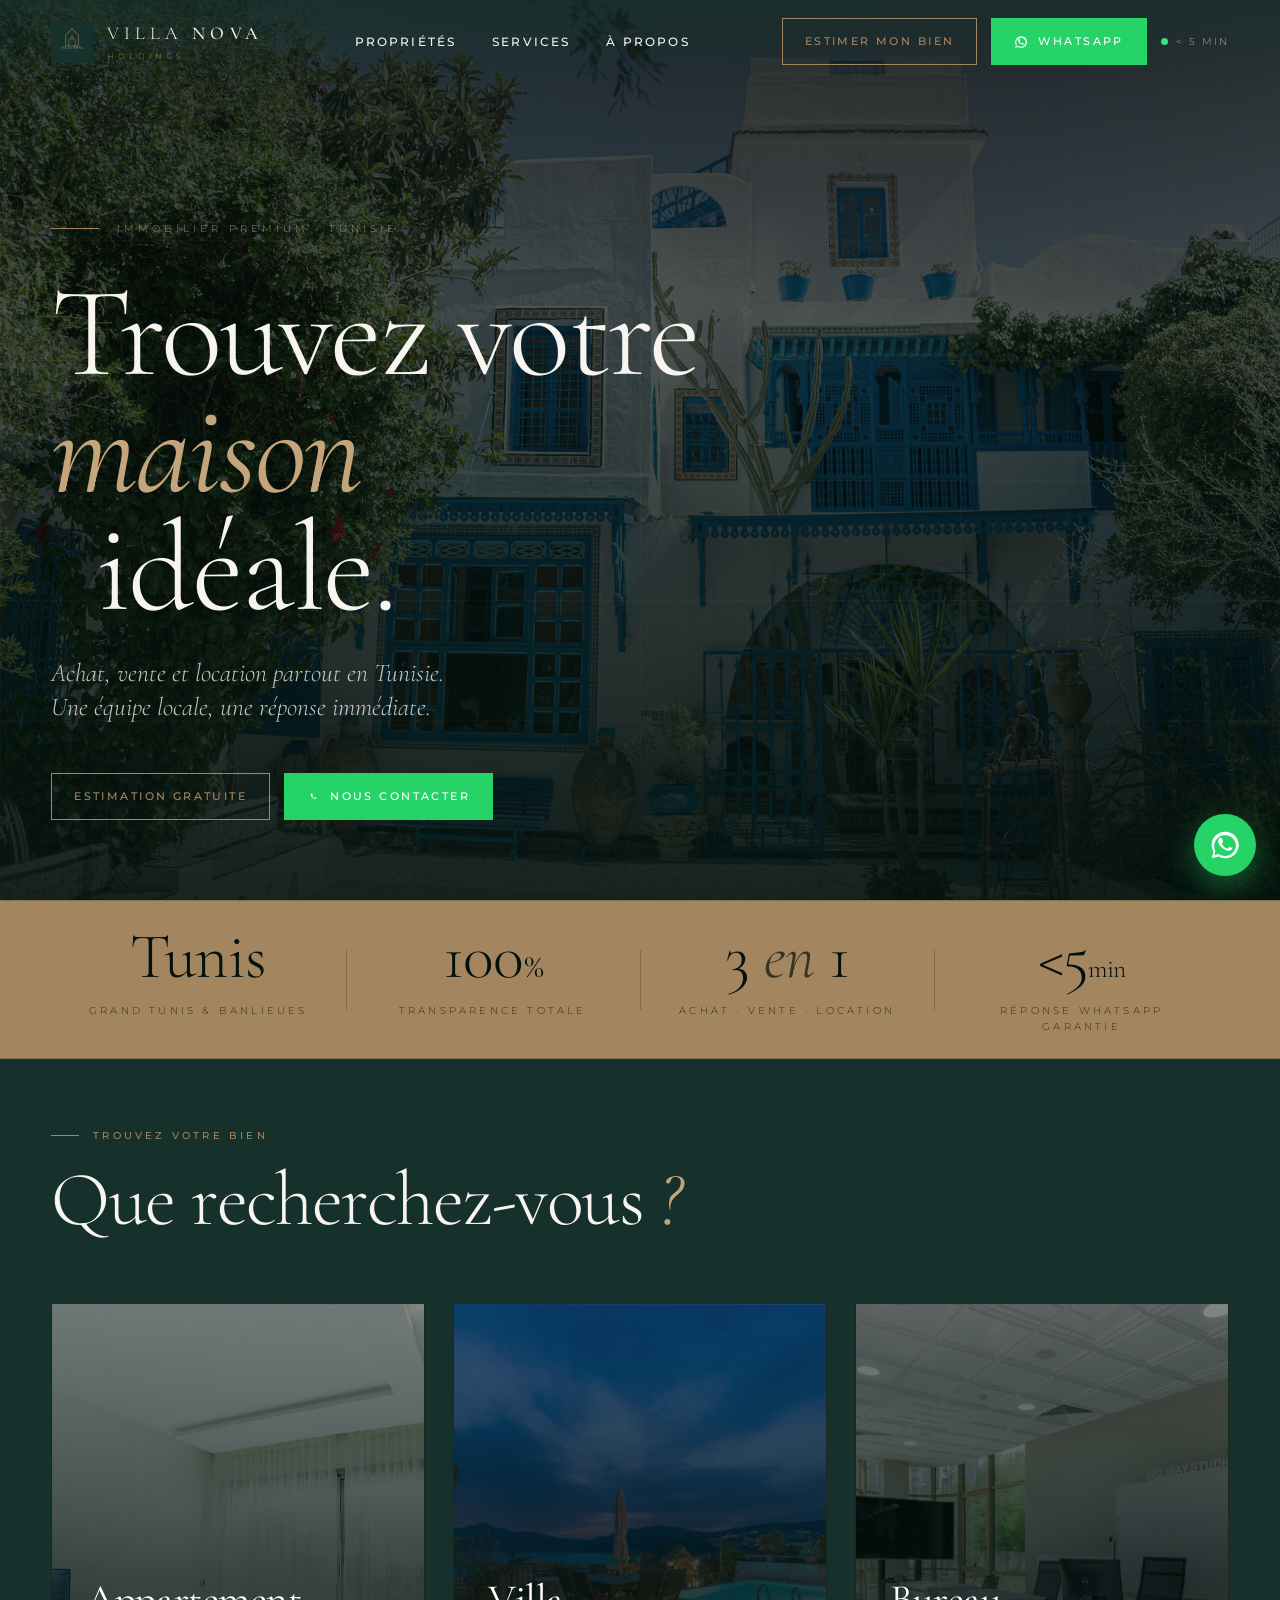
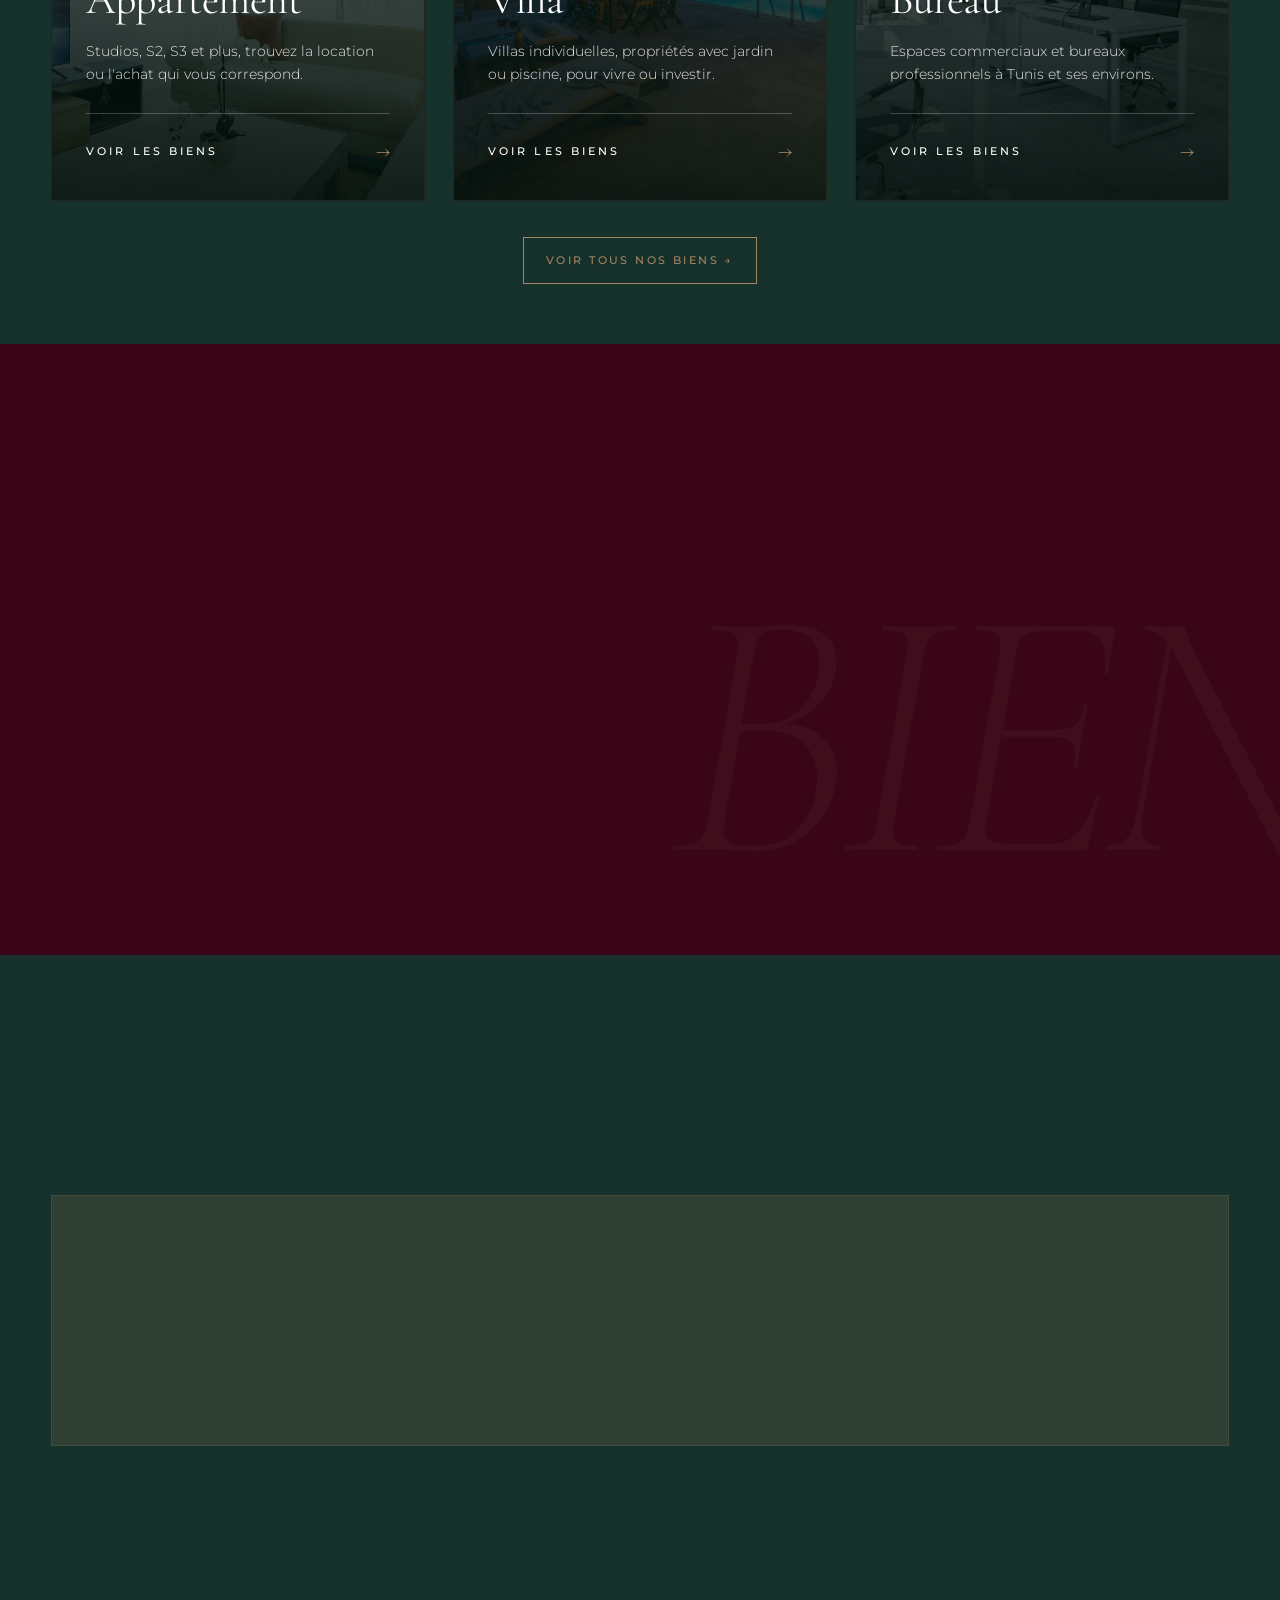
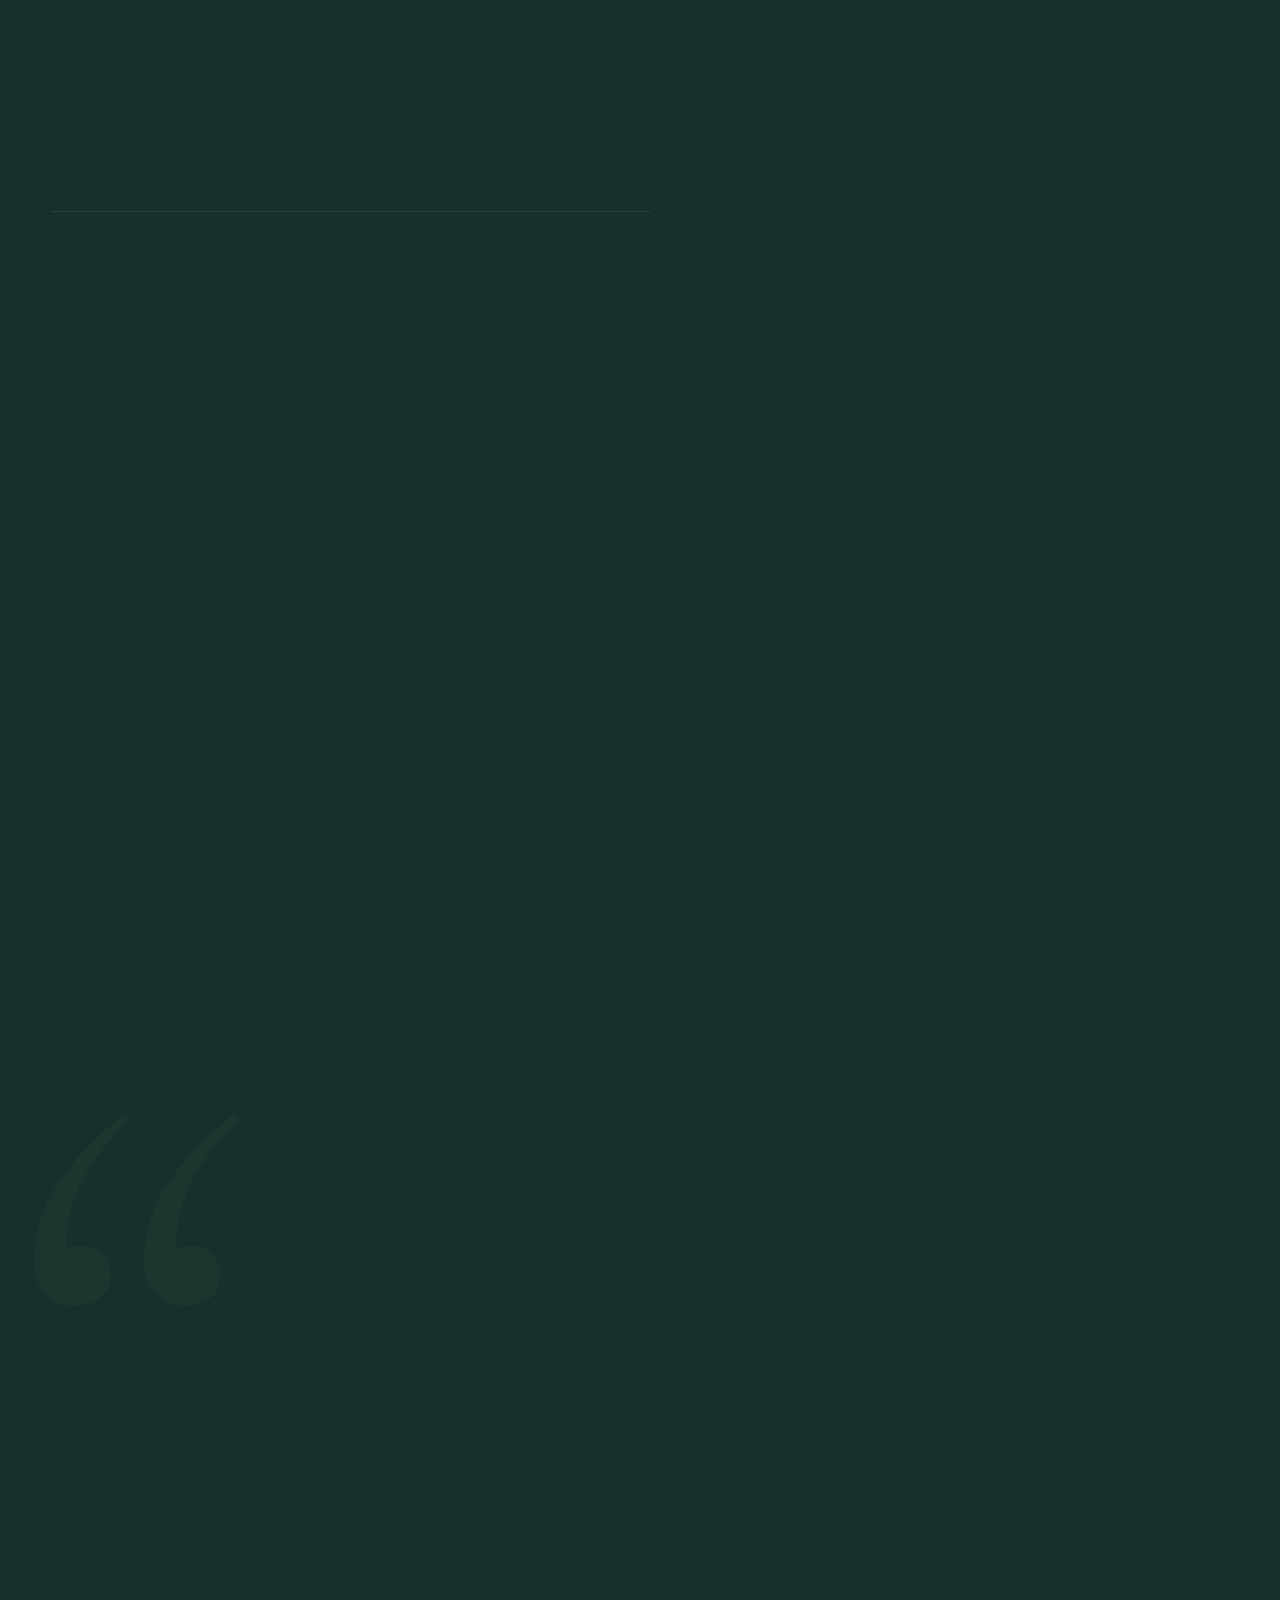
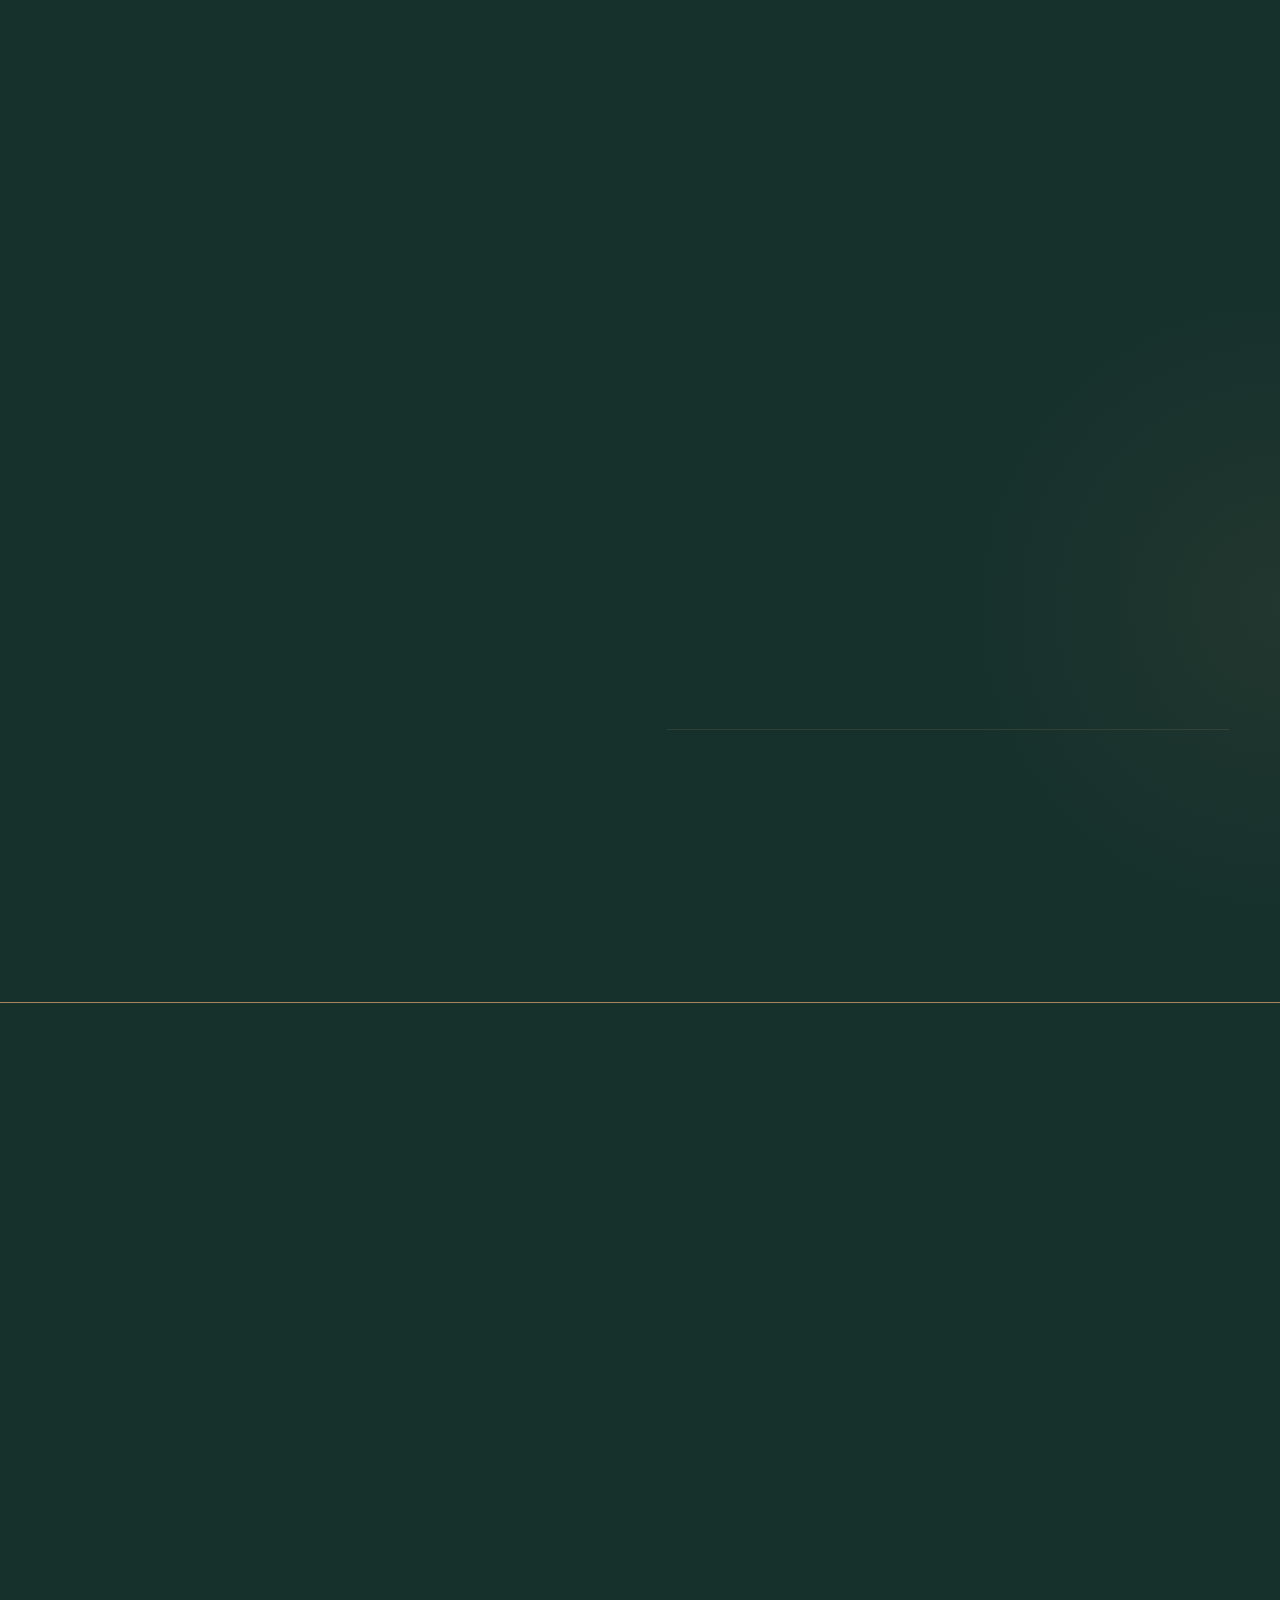
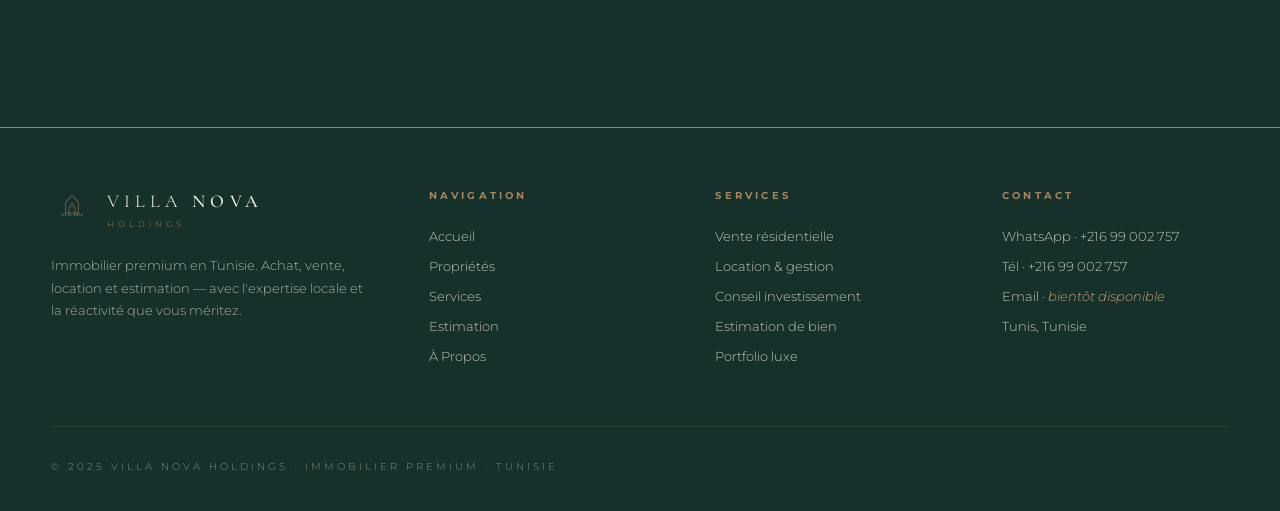
<file: index.html>
<!doctype html>
<html lang="fr">
<head>
<meta charset="utf-8" />
<meta name="viewport" content="width=device-width,initial-scale=1" />
<title>Villa Nova Holdings — Immobilier Premium en Tunisie</title>
<link rel="preconnect" href="https://fonts.googleapis.com" />
<link rel="preconnect" href="https://fonts.gstatic.com" crossorigin />
<link href="https://fonts.googleapis.com/css2?family=Cormorant+Garamond:ital,wght@0,300;0,400;0,500;0,600;1,300;1,400;1,500&family=Montserrat:wght@300;400;500;600&display=swap" rel="stylesheet" />

<style>
/* ─────────────────────────────────────────────────────────
   VILLA NOVA HOLDINGS · Dark editorial · Tunis 2025
   ───────────────────────────────────────────────────────── */

:root{
  --ink:#03110D;
  --forest:#16302B;
  --bordeaux:#390517;
  --gold:#A38560;
  --gold-light:#C4A47A;
  --cream:#F8F5F0;
  --hairline:rgba(163,133,96,.18);
  --hairline-strong:rgba(163,133,96,.34);
  --shadow:0 40px 80px -40px rgba(0,0,0,.7);
  --disp:"Cormorant Garamond", "Times New Roman", serif;
  --ui:"Montserrat","Helvetica Neue",Arial,sans-serif;
  --max:1440px;
  --gutter:clamp(20px,4vw,72px);
}

*{box-sizing:border-box;margin:0;padding:0}
html{scroll-behavior:smooth}
body{
  background:var(--forest);
  color:var(--cream);
  font-family:var(--ui);
  font-weight:300;
  font-size:16px;
  line-height:1.55;
  -webkit-font-smoothing:antialiased;
  overflow-x:hidden;
}

/* subtle film grain overlay */
body::before{
  content:"";
  position:fixed;inset:0;
  pointer-events:none;
  z-index:100;
  opacity:.05;
  mix-blend-mode:overlay;
  background-image:url("data:image/svg+xml;utf8,<svg xmlns='http://www.w3.org/2000/svg' width='200' height='200'><filter id='n'><feTurbulence type='fractalNoise' baseFrequency='.9' numOctaves='2' stitchTiles='stitch'/></filter><rect width='100%25' height='100%25' filter='url(%23n)' opacity='.9'/></svg>");
}

a{color:inherit;text-decoration:none}
img{display:block;max-width:100%}
button{font:inherit;color:inherit;background:none;border:0;cursor:pointer}

/* ── typography helpers ───────────────────────────────── */
.disp{font-family:var(--disp);font-weight:300;letter-spacing:-.01em;line-height:.95}
.italic-gold{font-style:italic;font-weight:400;color:var(--gold-light)}
.eyebrow{
  font-family:var(--ui);
  font-size:10px;
  font-weight:500;
  letter-spacing:.32em;
  text-transform:uppercase;
  color:var(--gold);
  display:inline-flex;align-items:center;gap:14px;
}
.eyebrow::before{
  content:"";width:28px;height:1px;background:var(--gold);
}
.eyebrow.no-rule::before{display:none}
.section-label{
  font-family:var(--ui);font-size:9px;letter-spacing:.5em;text-transform:uppercase;color:var(--gold)
}

/* ── containers ───────────────────────────────────────── */
.wrap{max-width:var(--max);margin:0 auto;padding:0 var(--gutter)}
section{position:relative;padding:60px 0}

/* ── reveal on scroll ─────────────────────────────────── */
.r{opacity:0;transform:translateY(32px);transition:opacity .9s ease-out, transform .9s cubic-bezier(.2,.7,.2,1)}
.r.in{opacity:1;transform:none}
.r.d1{transition-delay:.12s}.r.d2{transition-delay:.24s}.r.d3{transition-delay:.36s}.r.d4{transition-delay:.48s}.r.d5{transition-delay:.60s}.r.d6{transition-delay:.72s}

/* ──────────────────────────────────────────────────────
   NAVIGATION
   ────────────────────────────────────────────────────── */
.nav{
  position:fixed;top:0;left:0;right:0;z-index:80;
  padding:18px var(--gutter);
  display:flex;align-items:center;gap:24px;
  background:linear-gradient(to bottom, rgba(22,48,43,.65), rgba(22,48,43,0));
  transition:background .35s ease, border-color .35s ease, padding .35s ease;
  border-bottom:1px solid transparent;
}
.nav.scrolled{
  background:rgba(22,48,43,.96);
  backdrop-filter:blur(14px);
  -webkit-backdrop-filter:blur(14px);
  border-bottom-color:var(--hairline);
  padding-top:12px;padding-bottom:12px;
}
.brand{display:flex;align-items:center;gap:14px;min-width:0}
.brand img{width:42px;height:42px;object-fit:contain;background:transparent;border:none;box-shadow:none}
.brand .name{font-family:var(--disp);font-size:18px;letter-spacing:.28em;color:var(--cream)}
.brand .name b{font-weight:500}
.brand .sub{display:block;font-family:var(--ui);font-size:8px;letter-spacing:.5em;color:var(--gold);margin-top:2px}

.nav-links{display:flex;gap:36px;margin:0 auto;list-style:none}
.nav-links a{
  position:relative;font-size:12px;letter-spacing:.18em;text-transform:uppercase;
  font-weight:500;color:var(--cream);padding:6px 0;
}
.nav-links a::after{
  content:"";position:absolute;left:0;right:100%;bottom:0;height:1px;background:var(--gold);
  transition:right .4s cubic-bezier(.2,.7,.2,1);
}
.nav-links a:hover::after{right:0}

.nav-right{display:flex;align-items:center;gap:14px}
.btn{
  display:inline-flex;align-items:center;gap:10px;
  font-size:11px;letter-spacing:.22em;text-transform:uppercase;font-weight:500;
  padding:14px 22px;border-radius:0;
  transition:transform .35s ease, background .35s ease, color .35s ease, border-color .35s ease;
  white-space:nowrap;
}
.btn-ghost{border:1px solid var(--gold);color:var(--gold)}
.btn-ghost:hover{background:var(--gold);color:var(--ink);transform:translateY(-2px)}
.btn-gold{background:var(--gold);color:var(--ink);border:1px solid var(--gold)}
.btn-gold:hover{background:var(--gold-light);border-color:var(--gold-light);transform:translateY(-2px)}
.btn-outline{border:1px solid var(--hairline-strong);color:var(--cream)}
.btn-outline:hover{border-color:var(--gold);color:var(--gold);transform:translateY(-2px)}
.btn-wa{background:#25D366;color:#fff;border:1px solid #25D366}
.btn-wa:hover{background:#1FB855;border-color:#1FB855;color:#fff;transform:translateY(-2px)}

.live{display:inline-flex;align-items:center;gap:8px;font-size:10px;letter-spacing:.2em;text-transform:uppercase;color:var(--gold-light)}
.dot{width:7px;height:7px;border-radius:50%;background:#3DDC84;box-shadow:0 0 0 0 rgba(61,220,132,.7);animation:pulse 2s infinite}
@keyframes pulse{
  0%{box-shadow:0 0 0 0 rgba(61,220,132,.55)}
  70%{box-shadow:0 0 0 10px rgba(61,220,132,0)}
  100%{box-shadow:0 0 0 0 rgba(61,220,132,0)}
}

.nav-burger{display:none;background:none;border:1px solid var(--hairline-strong);color:var(--cream);width:42px;height:42px;align-items:center;justify-content:center}
.mobile-menu{display:none;position:fixed;inset:0;background:rgba(22,48,43,.98);z-index:79;flex-direction:column;align-items:center;justify-content:center;gap:32px}
.mobile-menu.open{display:flex}
.mobile-menu a{font-size:24px;letter-spacing:.18em;text-transform:uppercase;color:var(--cream);font-family:var(--disp);font-weight:300}
.mobile-menu a:hover{color:var(--gold-light)}

/* ──────────────────────────────────────────────────────
   HERO
   ────────────────────────────────────────────────────── */
.hero{
  min-height:100vh;
  padding:0;
  display:flex;align-items:flex-end;
  position:relative;overflow:hidden;
}
.hero-bg{position:absolute;inset:0;z-index:0}
.hero-bg img{width:100%;height:100%;object-fit:cover;filter:saturate(.85) brightness(.55)}
.hero-bg::after{
  content:"";position:absolute;inset:0;
  background:
    linear-gradient(180deg, rgba(3,17,13,.62) 0%, rgba(3,17,13,.45) 35%, rgba(3,17,13,.85) 100%),
    radial-gradient(120% 60% at 80% 0%, rgba(57,5,23,.35), transparent 60%);
}
.hero-grid{
  position:absolute;inset:0;z-index:1;pointer-events:none;
  background-image:
    linear-gradient(to right, var(--hairline) 1px, transparent 1px),
    linear-gradient(to bottom, var(--hairline) 1px, transparent 1px);
  background-size:calc(100%/12) 100%, 100% 120px;
  opacity:.35;
  mask-image:linear-gradient(to bottom, transparent, black 30%, black 70%, transparent);
}

.hero .wrap{
  position:relative;z-index:2;
  width:100%;
  padding-top:160px;padding-bottom:80px;
}

.hero-meta{
  display:flex;justify-content:space-between;align-items:flex-end;
  border-top:1px solid var(--hairline);padding-top:18px;
  font-size:10px;letter-spacing:.4em;text-transform:uppercase;color:var(--gold);
}
.hero-meta .left{display:flex;gap:36px}
.hero-meta .left span{color:rgba(248,245,240,.55)}
.hero-meta .left span b{color:var(--gold);font-weight:500}

.hero-headline{
  font-family:var(--disp);font-weight:300;
  font-size:clamp(56px, 10vw, 132px);
  line-height:.92;letter-spacing:-.02em;
  max-width:1100px;
  margin:38px 0 28px;
}
.hero-headline em{font-style:italic;font-weight:400;color:var(--gold-light)}
.hero-headline .indent{display:inline-block;padding-left:.35em}

.hero-sub{
  font-family:var(--disp);font-style:italic;font-weight:300;
  font-size:clamp(20px,2vw,26px);
  color:rgba(248,245,240,.78);
  max-width:560px;margin-bottom:48px;line-height:1.35;
}
.hero-ctas{display:flex;gap:14px;flex-wrap:wrap}

.hero-side{
  position:absolute;top:50%;right:var(--gutter);
  transform:translateY(-50%) rotate(90deg);transform-origin:right center;
  font-size:10px;letter-spacing:.5em;text-transform:uppercase;color:var(--gold);
  display:flex;align-items:center;gap:18px;z-index:2;
}
.hero-side::after{content:"";width:80px;height:1px;background:var(--gold);opacity:.6}

.hero-tag-bar{
  display:flex;align-items:center;gap:18px;
  font-size:10px;letter-spacing:.4em;text-transform:uppercase;color:var(--gold);
}
.hero-tag-bar .dotline{flex:none;width:48px;height:1px;background:var(--gold)}

.scroll-cue{
  position:absolute;left:var(--gutter);bottom:36px;z-index:3;
  display:flex;align-items:center;gap:14px;
  font-size:10px;letter-spacing:.4em;text-transform:uppercase;color:rgba(248,245,240,.6)
}
.scroll-cue .line{
  position:relative;width:1px;height:60px;background:var(--hairline-strong);overflow:hidden;
}
.scroll-cue .line::after{
  content:"";position:absolute;left:0;right:0;top:0;height:30%;background:var(--gold);
  animation:scrollLine 2.2s ease-in-out infinite;
}
@keyframes scrollLine{
  0%{transform:translateY(-100%)}50%{transform:translateY(120%)}100%{transform:translateY(120%)}
}

.online-cue{
  position:absolute;right:var(--gutter);bottom:36px;z-index:3;
  display:flex;align-items:center;gap:10px;
  font-size:10px;letter-spacing:.3em;text-transform:uppercase;color:var(--cream);
}

/* ──────────────────────────────────────────────────────
   TRUST STRIP
   ────────────────────────────────────────────────────── */
.trust{background:#A38560;padding:16px 0;border-top:1px solid rgba(3,17,13,.18);border-bottom:1px solid rgba(3,17,13,.18)}
.trust-inner{max-width:var(--max);margin:0 auto;padding:0 var(--gutter)}
.trust-grid{display:grid;grid-template-columns:repeat(4,1fr);gap:0}
.trust-cell{
  text-align:center;padding:8px 28px;position:relative;
}
.trust-cell + .trust-cell::before{
  content:"";position:absolute;left:0;top:50%;transform:translateY(-50%);
  width:1px;height:60px;background:rgba(3,17,13,.22);
}
.trust-num{font-family:var(--disp);font-weight:300;font-size:clamp(48px,5vw,72px);color:#03110D;line-height:1}
.trust-label{font-size:10px;letter-spacing:.32em;text-transform:uppercase;color:rgba(3,17,13,.72);margin-top:14px}

/* ──────────────────────────────────────────────────────
   ESTIMATION (bordeaux)
   ────────────────────────────────────────────────────── */
.estimation{background:var(--bordeaux);position:relative;overflow:hidden}
.estimation::before{
  content:"BIEN";position:absolute;right:-40px;bottom:-60px;
  font-family:var(--disp);font-weight:300;font-style:italic;
  font-size:clamp(180px,28vw,360px);color:rgba(163,133,96,.06);letter-spacing:-.04em;
  pointer-events:none;
}
.estimation-grid{display:grid;grid-template-columns:1.1fr 1fr;gap:80px;align-items:center;position:relative;z-index:1}
.estimation h2{
  font-family:var(--disp);font-weight:300;
  font-size:clamp(40px,5.4vw,76px);line-height:1;letter-spacing:-.015em;
  margin:22px 0 30px;
}
.estimation .body{font-size:16px;line-height:1.7;color:rgba(248,245,240,.85);max-width:520px;margin-bottom:32px}
.checklist{list-style:none;display:flex;flex-direction:column;gap:14px;margin-top:12px}
.checklist li{display:flex;align-items:flex-start;gap:14px;font-size:14px;color:var(--cream)}
.checklist li::before{
  content:"";width:24px;height:1px;background:var(--gold);margin-top:11px;flex:none;
}
.checklist b{color:var(--gold-light);font-weight:500}

.est-card{
  background:rgba(3,17,13,.55);
  border:1px solid var(--hairline-strong);
  padding:48px 44px;position:relative;
}
.est-card::before{
  content:"";position:absolute;left:-1px;top:-1px;width:48px;height:1px;background:var(--gold);
}
.est-card::after{
  content:"";position:absolute;left:-1px;top:-1px;width:1px;height:48px;background:var(--gold);
}
.est-card .crn{position:absolute;right:-1px;bottom:-1px}
.est-card .crn::before{content:"";position:absolute;right:0;bottom:0;width:48px;height:1px;background:var(--gold)}
.est-card .crn::after{content:"";position:absolute;right:0;bottom:0;width:1px;height:48px;background:var(--gold)}

.est-card h3{font-family:var(--disp);font-weight:400;font-size:34px;margin-bottom:6px}
.est-card .sub{font-size:11px;letter-spacing:.28em;text-transform:uppercase;color:var(--gold);margin-bottom:36px}
.est-actions{display:flex;flex-direction:column;gap:12px;margin-bottom:24px}
.est-actions .btn{justify-content:space-between;padding:18px 22px;font-size:11px}
.est-note{font-family:var(--disp);font-style:italic;font-size:14px;color:rgba(248,245,240,.6);text-align:center}

/* ──────────────────────────────────────────────────────
   PROPERTIES / CATEGORIES
   ────────────────────────────────────────────────────── */
.props{background:var(--forest)}
.section-head{display:grid;grid-template-columns:1fr auto;gap:40px;align-items:end;margin-bottom:64px}
.section-head h2{font-family:var(--disp);font-weight:300;font-size:clamp(48px,6vw,92px);line-height:1;letter-spacing:-.02em;margin-top:18px}
.section-head h2 em{font-style:italic;color:var(--gold-light)}
.section-head .meta{font-size:11px;letter-spacing:.32em;text-transform:uppercase;color:rgba(248,245,240,.5);text-align:right}
.section-head .meta b{color:var(--gold);font-weight:500;font-family:var(--disp);font-style:italic;font-size:18px;letter-spacing:0;display:block;text-transform:none;margin-bottom:6px}

/* Category cards */
.cat-grid{display:grid;grid-template-columns:repeat(3,1fr);gap:28px}
.cat{
  position:relative;display:block;overflow:hidden;
  aspect-ratio:3/4;
  background:#03110D;
  border:1px solid var(--hairline);
  transition:border-color .5s ease, transform .6s cubic-bezier(.2,.7,.2,1);
  isolation:isolate;
}
.cat:hover{border-color:var(--gold);transform:translateY(-4px)}
.cat-bg{
  position:absolute;inset:0;z-index:0;
  background-size:cover;background-position:center;
  transition:transform 1.4s cubic-bezier(.2,.7,.2,1);
  filter:saturate(.85);
}
.cat:hover .cat-bg{transform:scale(1.06)}
.cat-overlay{
  position:absolute;inset:0;z-index:1;pointer-events:none;
  background:linear-gradient(180deg, rgba(3,17,13,.5) 0%, rgba(3,17,13,.78) 55%, rgba(3,17,13,.94) 100%);
  transition:background .5s ease;
}
.cat:hover .cat-overlay{
  background:linear-gradient(180deg, rgba(3,17,13,.4) 0%, rgba(3,17,13,.74) 55%, rgba(3,17,13,.94) 100%);
}
.cat-body{
  position:relative;z-index:2;
  height:100%;
  padding:38px 34px 32px;
  display:flex;flex-direction:column;justify-content:flex-end;
  color:#fff;
}
.cat-icon{
  position:absolute;top:30px;left:34px;
  font-size:38px;line-height:1;
  filter:drop-shadow(0 4px 14px rgba(0,0,0,.55));
}
.cat-name{
  font-family:var(--disp);font-weight:400;
  font-size:42px;line-height:1.05;letter-spacing:-.01em;
  color:#fff;margin-bottom:18px;
}
.cat-desc{
  font-size:14px;line-height:1.6;
  color:rgba(255,255,255,.88);
  margin-bottom:28px;max-width:340px;
}
.cat-foot{
  display:flex;align-items:center;justify-content:space-between;
  padding-top:20px;
  border-top:1px solid rgba(255,255,255,.22);
  transition:border-color .5s ease;
}
.cat:hover .cat-foot{border-top-color:var(--gold)}
.cat-link{
  font-size:11px;letter-spacing:.28em;text-transform:uppercase;font-weight:500;
  color:#fff;
  transition:color .4s ease;
}
.cat:hover .cat-link{color:var(--gold-light)}
.cat-arrow{
  font-family:var(--disp);font-size:22px;color:var(--gold);
  transition:transform .4s ease;
}
.cat:hover .cat-arrow{transform:translateX(6px)}

/* ──────────────────────────────────────────────────────
   WHY (3 cards)
   ────────────────────────────────────────────────────── */
.why{background:var(--forest);position:relative;overflow:hidden}
.why-head{max-width:840px;margin-bottom:60px}
.why-head h2{font-family:var(--disp);font-weight:300;font-size:clamp(48px,6vw,96px);line-height:1;letter-spacing:-.02em;margin-top:18px}
.why-head h2 em{font-style:italic;color:var(--gold-light)}
.why-grid{display:grid;grid-template-columns:repeat(3,1fr);gap:1px;background:var(--hairline);border:1px solid var(--hairline)}
.why-card{
  background:rgba(0,0,0,.22);padding:44px 36px;position:relative;
  transition:background .5s ease;
}
.why-card:hover{background:rgba(0,0,0,.32)}
.why-card .num{
  font-family:var(--disp);font-weight:300;font-style:italic;
  font-size:14px;color:var(--gold);letter-spacing:.18em;
  display:flex;align-items:center;gap:14px;margin-bottom:24px;
}
.why-card .num::after{content:"";flex:1;height:1px;background:var(--hairline);margin-left:6px}
.why-card h3{font-family:var(--disp);font-weight:400;font-size:30px;line-height:1.1;margin-bottom:16px}
.why-card h3 em{font-style:italic;color:var(--gold-light)}
.why-card p{font-size:14px;line-height:1.6;color:rgba(248,245,240,.8)}

/* ──────────────────────────────────────────────────────
   SERVICES
   ────────────────────────────────────────────────────── */
.services{background:var(--forest);position:relative;overflow:hidden}
.services-grid{display:grid;grid-template-columns:1.2fr 1fr;gap:80px;align-items:start}
.svc-list{list-style:none;display:flex;flex-direction:column;border-top:1px solid var(--hairline)}
.svc-item{
  display:grid;grid-template-columns:80px 1fr auto;gap:36px;align-items:start;
  padding:36px 0;border-bottom:1px solid var(--hairline);
  transition:padding-left .5s ease;cursor:default;
}
.svc-item:hover{padding-left:14px}
.svc-num{font-family:var(--disp);font-weight:300;font-style:italic;font-size:22px;color:var(--gold);letter-spacing:.1em}
.svc-name{font-family:var(--disp);font-weight:400;font-size:26px;line-height:1.2}
.svc-name em{font-style:italic;color:var(--gold-light)}
.svc-name .small{display:block;font-family:var(--ui);font-weight:500;font-size:10px;letter-spacing:.32em;color:var(--gold);text-transform:uppercase;margin-top:6px}
.svc-desc{font-size:14px;color:rgba(248,245,240,.75);line-height:1.6;margin-top:8px;max-width:480px}
.svc-arrow{font-family:var(--disp);color:var(--gold);font-size:22px;align-self:center;opacity:.5;transition:opacity .4s, transform .4s}
.svc-item:hover .svc-arrow{opacity:1;transform:translateX(6px)}

.svc-visual{
  position:sticky;top:140px;
  aspect-ratio:3/4;
  border:1px solid var(--hairline-strong);
  overflow:hidden;
  background:#03110D;
}
.svc-visual img{
  position:absolute;inset:0;width:100%;height:100%;object-fit:cover;
  filter:saturate(.9) brightness(.95);
}
.svc-visual::after{
  content:"";position:absolute;left:0;right:0;bottom:0;height:40%;pointer-events:none;
  background:linear-gradient(180deg, transparent 0%, rgba(3,17,13,.55) 100%);
}

/* ──────────────────────────────────────────────────────
   TESTIMONIALS
   ────────────────────────────────────────────────────── */
.testi{background:var(--forest);position:relative;overflow:hidden}
.testi::before{
  content:"\201C";position:absolute;left:-30px;top:-60px;
  font-family:var(--disp);font-weight:400;font-style:italic;
  font-size:760px;line-height:1;color:rgba(163,133,96,.05);pointer-events:none;
}
.testi-head{position:relative;z-index:1;margin-bottom:80px;max-width:780px}
.testi-head h2{font-family:var(--disp);font-weight:300;font-size:clamp(48px,6vw,92px);line-height:1;letter-spacing:-.02em;margin-top:18px}
.testi-head h2 em{font-style:italic;color:var(--gold-light)}
.testi-grid{display:grid;grid-template-columns:repeat(3,1fr);gap:24px;position:relative;z-index:1}
.testi-card{
  background:rgba(0,0,0,.22);border:1px solid var(--hairline);
  padding:42px 36px;display:flex;flex-direction:column;
  transition:transform .6s cubic-bezier(.2,.7,.2,1), border-color .4s;
}
.testi-card:hover{transform:translateY(-6px);border-color:var(--gold)}
.testi-stars{color:var(--gold);font-size:14px;letter-spacing:.3em;margin-bottom:24px}
.testi-quote{font-family:var(--disp);font-weight:300;font-style:italic;font-size:21px;line-height:1.4;color:var(--cream);flex:1;margin-bottom:32px}
.testi-author{display:flex;flex-direction:column;gap:6px;border-top:1px solid var(--hairline);padding-top:20px}
.testi-author .name{font-family:var(--disp);font-weight:500;font-size:18px;color:var(--gold-light)}
.testi-author .role{font-size:10px;letter-spacing:.3em;text-transform:uppercase;color:rgba(248,245,240,.6)}

/* ──────────────────────────────────────────────────────
   ABOUT
   ────────────────────────────────────────────────────── */
.about{background:var(--forest);position:relative;overflow:hidden}
.about::before{
  content:"";position:absolute;right:0;top:0;bottom:0;width:30%;
  background:radial-gradient(circle at right, rgba(163,133,96,.08), transparent 60%);
  pointer-events:none;
}
.about-grid{display:grid;grid-template-columns:1fr 1.05fr;gap:80px;align-items:center}
.about-photo{position:relative;aspect-ratio:4/5}
.about-photo img{width:100%;height:100%;object-fit:cover;filter:saturate(.9) brightness(.85)}
.about-photo::after{
  content:"";position:absolute;inset:14px;border:1px solid var(--gold);pointer-events:none;mix-blend-mode:overlay;
}
.about-pull{
  position:absolute;left:-20px;bottom:-20px;max-width:340px;
  background:rgba(0,0,0,.55);border:1px solid var(--gold);
  padding:30px 28px;
}
.about-pull p{font-family:var(--disp);font-weight:300;font-style:italic;font-size:22px;line-height:1.3;color:var(--cream)}
.about-pull cite{display:block;margin-top:14px;font-style:normal;font-size:10px;letter-spacing:.32em;text-transform:uppercase;color:var(--gold)}

.about h2{font-family:var(--disp);font-weight:300;font-size:clamp(44px,5.4vw,80px);line-height:1;letter-spacing:-.02em;margin:18px 0 32px}
.about h2 em{font-style:italic;color:var(--gold-light)}
.about-body{font-size:16px;line-height:1.7;color:rgba(248,245,240,.85);max-width:560px;margin-bottom:48px}

.values{display:grid;grid-template-columns:repeat(2,1fr);gap:28px;border-top:1px solid var(--hairline);padding-top:36px}
.value h4{font-family:var(--disp);font-weight:500;font-size:20px;color:var(--gold-light);margin-bottom:6px}
.value h4 .n{font-family:var(--disp);font-style:italic;font-weight:300;color:var(--gold);margin-right:10px;font-size:14px;letter-spacing:.1em}
.value p{font-size:13px;line-height:1.6;color:rgba(248,245,240,.7)}

/* ──────────────────────────────────────────────────────
   FINAL CTA
   ────────────────────────────────────────────────────── */
.final{
  background:var(--forest);border-top:1px solid var(--gold);
  padding-top:60px;text-align:center;
}
.final .eyebrow{justify-content:center}
.final h2{font-family:var(--disp);font-weight:300;font-size:clamp(48px,6.8vw,108px);line-height:1;letter-spacing:-.025em;margin:28px auto 26px;max-width:1100px}
.final h2 em{font-style:italic;color:var(--gold-light)}
.final .sub{font-family:var(--disp);font-style:italic;font-size:22px;color:rgba(248,245,240,.78);max-width:540px;margin:0 auto 48px}
.final .big-btn{
  display:inline-flex;align-items:center;gap:18px;
  padding:24px 44px;background:#25D366;color:#fff;
  font-size:12px;letter-spacing:.32em;text-transform:uppercase;font-weight:600;
  transition:transform .4s ease, background .4s ease;
  border:1px solid #25D366;
}
.final .big-btn:hover{background:#1FB855;border-color:#1FB855;transform:translateY(-3px)}
.final .number{font-family:var(--disp);font-weight:500;font-size:28px;color:var(--gold);margin-top:30px;letter-spacing:.04em}
.final .note{font-size:10px;letter-spacing:.32em;text-transform:uppercase;color:rgba(248,245,240,.5);margin-top:18px;padding-bottom:60px}

/* ──────────────────────────────────────────────────────
   FOOTER
   ────────────────────────────────────────────────────── */
.foot{background:var(--forest);border-top:1px solid var(--gold);padding:60px 0 36px}
.foot-grid{display:grid;grid-template-columns:1.4fr 1fr 1fr 1fr;gap:60px;margin-bottom:60px}
.foot h5{font-size:10px;letter-spacing:.32em;text-transform:uppercase;color:var(--gold);margin-bottom:22px}
.foot ul{list-style:none;display:flex;flex-direction:column;gap:10px}
.foot a, .foot li{font-size:13px;color:rgba(248,245,240,.75)}
.foot a:hover{color:var(--gold-light)}
.foot .brand{margin-bottom:24px}
.foot p{font-size:13px;color:rgba(248,245,240,.65);line-height:1.7;max-width:340px}
.foot-bottom{padding-top:32px;border-top:1px solid var(--hairline);display:flex;justify-content:space-between;align-items:center;flex-wrap:wrap;gap:14px}
.foot-bottom small{font-size:10px;letter-spacing:.3em;text-transform:uppercase;color:rgba(248,245,240,.45)}

/* ──────────────────────────────────────────────────────
   FLOATING WHATSAPP
   ────────────────────────────────────────────────────── */
.wa-float{
  position:fixed;right:24px;bottom:24px;z-index:90;
  width:62px;height:62px;border-radius:50%;
  background:#25D366;display:flex;align-items:center;justify-content:center;
  box-shadow:0 10px 30px rgba(37,211,102,.4), 0 0 0 0 rgba(37,211,102,.5);
  animation:bob 3s ease-in-out infinite, waPulse 2.4s ease-out infinite;
  transition:transform .3s ease;
}
.wa-float:hover{transform:scale(1.08) !important}
.wa-float svg{width:32px;height:32px;color:#fff;fill:currentColor}
@keyframes bob{0%,100%{transform:translateY(0)}50%{transform:translateY(-6px)}}
@keyframes waPulse{
  0%{box-shadow:0 10px 30px rgba(37,211,102,.4), 0 0 0 0 rgba(37,211,102,.55)}
  70%{box-shadow:0 10px 30px rgba(37,211,102,.4), 0 0 0 24px rgba(37,211,102,0)}
  100%{box-shadow:0 10px 30px rgba(37,211,102,.4), 0 0 0 0 rgba(37,211,102,0)}
}

/* ──────────────────────────────────────────────────────
   RESPONSIVE
   ────────────────────────────────────────────────────── */
@media (max-width:1100px){
  .nav-links{display:none}
  .nav-burger{display:flex}
  .brand .sub{display:none}
  .nav-right .btn-ghost{display:none}
  .nav-right .live{display:none}
  .estimation-grid, .services-grid, .about-grid{grid-template-columns:1fr;gap:48px}
  .svc-visual{position:static;aspect-ratio:auto;min-height:380px}
  .cat-grid, .testi-grid{grid-template-columns:1fr 1fr}
}
@media (max-width:760px){
  .nav{padding:14px var(--gutter)}
  .brand .name{font-size:14px;letter-spacing:.22em}
  .hero .wrap{padding-top:140px;padding-bottom:120px}
  .hero-side{display:none}
  .online-cue{font-size:9px}
  .trust-grid{grid-template-columns:1fr 1fr;gap:36px 0}
  .trust-cell + .trust-cell::before{display:none}
  .why-grid{grid-template-columns:1fr}
  .cat-grid, .testi-grid{grid-template-columns:1fr}
  .foot-grid{grid-template-columns:1fr 1fr;gap:40px}
  .about-pull{position:static;margin-top:16px;max-width:none}
  .section-head{grid-template-columns:1fr;gap:18px}
  .section-head .meta{text-align:left}
  .est-card{padding:36px 28px}
}
</style>
</head>
<body>

<!-- ═══════════════ NAV ═══════════════ -->
<nav class="nav" id="nav">
  <a href="#top" class="brand">
    <img src="assets/logo.png" alt="Villa Nova Holdings" />
    <span>
      <span class="name">VILLA <b>NOVA</b></span>
      <span class="sub">HOLDINGS</span>
    </span>
  </a>
  <ul class="nav-links">
    <li><a href="biens.html">Propriétés</a></li>
    <li><a href="#services">Services</a></li>
    <li><a href="#apropos">À Propos</a></li>
  </ul>
  <div class="nav-right">
    <a class="btn btn-ghost" href="#estimation">Estimer mon bien</a>
    <a class="btn btn-wa" href="https://wa.me/21699002757?text=Bonjour%20Villa%20Nova%20%F0%9F%91%8B" target="_blank" rel="noopener">
      <svg width="14" height="14" viewBox="0 0 24 24" fill="currentColor" aria-hidden="true"><path d="M17.5 14.4c-.3-.1-1.6-.8-1.9-.9-.3-.1-.4-.1-.6.1-.2.3-.7.9-.8 1-.2.2-.3.2-.6.1-.3-.1-1.2-.4-2.3-1.4-.9-.8-1.4-1.7-1.6-2-.2-.3 0-.5.1-.6.1-.1.3-.3.4-.5.1-.2.2-.3.3-.5.1-.2 0-.4 0-.5-.1-.1-.6-1.6-.9-2.1-.2-.6-.5-.5-.6-.5h-.5c-.2 0-.5.1-.7.3-.2.3-.9.9-.9 2.2 0 1.3.9 2.5 1 2.7.1.2 1.8 2.8 4.5 3.9.6.3 1.1.4 1.5.5.6.2 1.2.2 1.6.1.5-.1 1.6-.7 1.8-1.3.2-.6.2-1.2.2-1.3-.1-.1-.3-.2-.5-.3zM12 2A10 10 0 002 12c0 1.8.5 3.5 1.4 5L2 22l5.2-1.4A10 10 0 1012 2zm0 18.2c-1.6 0-3.2-.4-4.6-1.2l-.3-.2-3.1.8.8-3-.2-.3A8.2 8.2 0 1120.2 12 8.2 8.2 0 0112 20.2z"/></svg>
      WhatsApp
    </a>
    <span class="live"><span class="dot"></span>&lt; 5 min</span>
    <button class="nav-burger" id="burger" aria-label="Menu">
      <svg width="18" height="18" viewBox="0 0 24 24" fill="none" stroke="currentColor" stroke-width="1.5"><path d="M3 6h18M3 12h18M3 18h18"/></svg>
    </button>
  </div>
</nav>

<!-- Mobile menu -->
<div class="mobile-menu" id="mobileMenu">
  <a href="biens.html">Propriétés</a>
  <a href="#services" onclick="closeMobile()">Services</a>
  <a href="#apropos" onclick="closeMobile()">À Propos</a>
  <a href="#estimation" onclick="closeMobile()">Estimer mon bien</a>
  <a class="btn btn-wa" style="margin-top:16px" href="https://wa.me/21699002757?text=Bonjour%20Villa%20Nova%20%F0%9F%91%8B" target="_blank" rel="noopener">WhatsApp</a>
</div>

<!-- ═══════════════ HERO ═══════════════ -->
<header class="hero" id="top">
  <div class="hero-bg">
    <img src="assets/hero.jpg" alt="Villa de luxe en Tunisie" />
  </div>
  <div class="hero-grid"></div>

  <div class="wrap">
    <div class="hero-tag-bar r">
      <span class="dotline"></span>
      <span>Immobilier Premium · Tunisie</span>
    </div>

    <h1 class="hero-headline">
      <span class="r d1">Trouvez votre</span><br/>
      <em class="r d2">maison</em><br/>
      <span class="indent r d3">idéale.</span>
    </h1>

    <p class="hero-sub r d4">
      Achat, vente et location partout en Tunisie.<br/>
      Une équipe locale, une réponse immédiate.
    </p>

    <div class="hero-ctas r d5">
      <a class="btn btn-ghost" href="#estimation">Estimation Gratuite</a>
      <a class="btn btn-wa" href="https://wa.me/21699002757?text=Bonjour%20Villa%20Nova%20%F0%9F%91%8B" target="_blank" rel="noopener">
        <svg width="13" height="13" viewBox="0 0 24 24" fill="currentColor"><path d="M17.5 14.4c-.3-.1-1.6-.8-1.9-.9-.3-.1-.4-.1-.6.1-.2.3-.7.9-.8 1-.2.2-.3.2-.6.1-.3-.1-1.2-.4-2.3-1.4-.9-.8-1.4-1.7-1.6-2-.2-.3 0-.5.1-.6l.4-.5.3-.5c.1-.2 0-.4 0-.5-.1-.1-.6-1.6-.9-2.1-.2-.6-.5-.5-.6-.5h-.5c-.2 0-.5.1-.7.3-.2.3-.9.9-.9 2.2 0 1.3.9 2.5 1 2.7.1.2 1.8 2.8 4.5 3.9.6.3 1.1.4 1.5.5.6.2 1.2.2 1.6.1.5-.1 1.6-.7 1.8-1.3.2-.6.2-1.2.2-1.3-.1-.1-.3-.2-.5-.3z"/></svg>
        Nous contacter
      </a>
    </div>

  </div>

</header>

<!-- ═══════════════ TRUST STRIP ═══════════════ -->
<section class="trust">
  <div class="trust-inner">
    <div class="trust-grid">
      <div class="trust-cell r">
        <div class="trust-num disp">Tunis</div>
        <div class="trust-label">Grand Tunis &amp; banlieues</div>
      </div>
      <div class="trust-cell r d1">
        <div class="trust-num disp">100<span style="font-size:.55em">%</span></div>
        <div class="trust-label">Transparence totale</div>
      </div>
      <div class="trust-cell r d2">
        <div class="trust-num disp">3 <em style="color:rgba(3,17,13,.7);font-style:italic">en</em> 1</div>
        <div class="trust-label">Achat · Vente · Location</div>
      </div>
      <div class="trust-cell r d3">
        <div class="trust-num disp">&lt;5<span style="font-size:.4em">min</span></div>
        <div class="trust-label">Réponse WhatsApp garantie</div>
      </div>
    </div>
  </div>
</section>

<!-- ═══════════════ PROPERTIES / CATEGORIES ═══════════════ -->

<section class="props" id="proprietes">
  <div class="wrap">
    <div class="section-head">
      <div>
        <span class="eyebrow r">Trouvez votre bien</span>
        <h2 class="r d1">Que recherchez-vous <em>?</em></h2>
      </div>
    </div>

    <div class="cat-grid">
      <a class="cat r" href="biens.html?type=appartement">
        <div class="cat-bg" style="background-image:url('assets/cat-apartment.jpg')"></div>
        <div class="cat-overlay"></div>
        <div class="cat-body">
          <h3 class="cat-name">Appartement</h3>
          <p class="cat-desc">Studios, S2, S3 et plus, trouvez la location ou l'achat qui vous correspond.</p>
          <div class="cat-foot">
            <span class="cat-link">Voir les biens</span>
            <span class="cat-arrow">→</span>
          </div>
        </div>
      </a>

      <a class="cat r d1" href="biens.html?type=villa">
        <div class="cat-bg" style="background-image:url('assets/cat-villa.jpg')"></div>
        <div class="cat-overlay"></div>
        <div class="cat-body">
          <h3 class="cat-name">Villa</h3>
          <p class="cat-desc">Villas individuelles, propriétés avec jardin ou piscine, pour vivre ou investir.</p>
          <div class="cat-foot">
            <span class="cat-link">Voir les biens</span>
            <span class="cat-arrow">→</span>
          </div>
        </div>
      </a>

      <a class="cat r d2" href="biens.html?type=pro">
        <div class="cat-bg" style="background-image:url('assets/cat-office.jpg')"></div>
        <div class="cat-overlay"></div>
        <div class="cat-body">
          <h3 class="cat-name">Bureau</h3>
          <p class="cat-desc">Espaces commerciaux et bureaux professionnels à Tunis et ses environs.</p>
          <div class="cat-foot">
            <span class="cat-link">Voir les biens</span>
            <span class="cat-arrow">→</span>
          </div>
        </div>
      </a>
    </div>
<div style="margin-top:36px;display:flex;justify-content:center"><a class="btn btn-ghost" href="biens.html">Voir tous nos biens  →</a></div>
  </div>
</section>

<!-- ═══════════════ ESTIMATION ═══════════════ -->
<section class="estimation" id="estimation">
  <div class="wrap">
    <div class="estimation-grid">
      <div>
        <span class="eyebrow r">Propriétaires — Vous vendez ?</span>
        <h2 class="r d1">Combien vaut votre <em class="italic-gold">bien</em><br/>aujourd'hui&nbsp;?</h2>
        <p class="body r d2">Estimation précise et gratuite en 24h. Nos experts connaissent chaque quartier de Tunis — et vous donnent un prix réel, pas un chiffre optimiste.</p>
        <ul class="checklist">
          <li class="r d3"><span><b>Gratuit</b> &amp; sans engagement</span></li>
          <li class="r d4"><span><b>Résultat</b> en 24 heures</span></li>
          <li class="r d5"><span><b>Expert</b> du marché local</span></li>
        </ul>
      </div>

      <aside class="est-card r d2">
        <span class="crn"></span>
        <h3>Estimation gratuite</h3>
        <p class="sub">Via WhatsApp · Résultat en 24h</p>
        <div class="est-actions">
          <a class="btn btn-gold" href="https://wa.me/21699002757?text=Bonjour%2C%20je%20souhaite%20une%20estimation%20gratuite%20de%20mon%20bien." target="_blank" rel="noopener">
            Estimer mon bien <span>→</span>
          </a>
          <a class="btn btn-outline" href="tel:+21699002757">
            Appeler directement <span>↗</span>
          </a>
        </div>
        <p class="est-note">Aucun engagement requis.</p>
      </aside>
    </div>
  </div>
</section>

<!-- ═══════════════ WHY ═══════════════ -->
<section class="why">
  <div class="wrap">
    <div class="why-head">
      <span class="eyebrow r">Notre différence</span>
      <h2 class="r d1">Pourquoi <em>nous</em> choisir&nbsp;?</h2>
    </div>
    <div class="why-grid">
      <div class="why-card r">
        <div class="num">N° 01 · Réactivité</div>
        <h3>Réponse <em>immédiate</em>.</h3>
        <p>Réponse sur WhatsApp en moins de 5 minutes, 7j/7. Pendant que d'autres attendent, nous trouvons déjà votre solution.</p>
      </div>
      <div class="why-card r d1">
        <div class="num">N° 02 · Terrain</div>
        <h3>Expertise <em>locale</em>.</h3>
        <p>Nous connaissons chaque quartier de Tunis de l'intérieur. Prix réels, bonnes adresses, tendances vérifiées.</p>
      </div>
      <div class="why-card r d2">
        <div class="num">N° 03 · Relation</div>
        <h3>Partenaire, <em>pas agent</em>.</h3>
        <p>Nous vous accompagnons de la première visite jusqu'à la signature. Et après aussi.</p>
      </div>
    </div>
  </div>
</section>

<!-- ═══════════════ SERVICES ═══════════════ -->
<section class="services" id="services">
  <div class="wrap">
    <div class="services-grid">
      <div>
        <span class="eyebrow r">Ce que nous faisons</span>
        <h2 class="r d1" style="font-family:var(--disp);font-weight:300;font-size:clamp(40px,5.4vw,78px);line-height:1;letter-spacing:-.02em;margin:18px 0 64px">Un service complet,<br/>une <em class="italic-gold">équipe</em> dédiée.</h2>

        <ul class="svc-list">
          <li class="svc-item r">
            <div class="svc-num">01</div>
            <div>
              <div class="svc-name">Vente résidentielle</div>
              <div class="svc-desc">Appartements, villas, maisons — acheteurs et vendeurs accompagnés avec transparence totale et expertise locale.</div>
            </div>
            <div class="svc-arrow">→</div>
          </li>
          <li class="svc-item r d1">
            <div class="svc-num">02</div>
            <div>
              <div class="svc-name">Location &amp; gestion</div>
              <div class="svc-desc">Courte ou longue durée. Locataire idéal trouvé, bien géré de A à Z.</div>
            </div>
            <div class="svc-arrow">→</div>
          </li>
          <li class="svc-item r d2">
            <div class="svc-num">03</div>
            <div>
              <div class="svc-name">Conseil <em class="italic-gold">investissement</em></div>
              <div class="svc-desc">Opportunités à fort rendement. Portefeuille immobilier performant en Tunisie.</div>
            </div>
            <div class="svc-arrow">→</div>
          </li>
          <li class="svc-item r d3">
            <div class="svc-num">04</div>
            <div>
              <div class="svc-name">Estimation de bien</div>
              <div class="svc-desc">Évaluation précise basée sur données réelles — gratuite, honnête, sans engagement.</div>
            </div>
            <div class="svc-arrow">→</div>
          </li>
          <li class="svc-item r d4">
            <div class="svc-num">05</div>
            <div>
              <div class="svc-name">Portfolio luxe</div>
              <div class="svc-desc">Villas prestige, adresses vue mer, propriétés d'exception.</div>
            </div>
            <div class="svc-arrow">→</div>
          </li>
        </ul>
      </div>

      <aside class="svc-visual r d2">
        <img src="assets/svc-villa.jpg" alt="Villa de luxe" />
      </aside>
    </div>
  </div>
</section>

<!-- ═══════════════ TESTIMONIALS ═══════════════ -->
<section class="testi">
  <div class="wrap">
    <div class="testi-head">
      <span class="eyebrow r">Ce qu'ils disent</span>
      <h2 class="r d1">Nos clients <em>parlent</em><br/>pour nous.</h2>
    </div>
    <div class="testi-grid">
      <article class="testi-card r">
        <div class="testi-stars">★ ★ ★ ★ ★</div>
        <p class="testi-quote">« Villa Nova a trouvé notre maison à La Marsa en 3 semaines. Réponse immédiate sur WhatsApp, visites organisées le jour même. Une équipe qui connaît vraiment le marché. »</p>
        <div class="testi-author">
          <span class="name">Sonia B.</span>
          <span class="role">Acheteuse · La Marsa</span>
        </div>
      </article>
      <article class="testi-card r d1">
        <div class="testi-stars">★ ★ ★ ★ ★</div>
        <p class="testi-quote">« 6 mois avec d'autres agences, aucun résultat. Villa Nova a vendu mon appartement en 18 jours au prix demandé. Honnêteté totale, zéro surprise. »</p>
        <div class="testi-author">
          <span class="name">Karim M.</span>
          <span class="role">Vendeur · Lac 2</span>
        </div>
      </article>
      <article class="testi-card r d2">
        <div class="testi-stars">★ ★ ★ ★ ★</div>
        <p class="testi-quote">« Analyse complète du marché avant même la visite. Je savais exactement ce que j'achetais. Professionnalisme rare en Tunisie. »</p>
        <div class="testi-author">
          <span class="name">Leila T.</span>
          <span class="role">Investisseur · Hammamet</span>
        </div>
      </article>
    </div>
  </div>
</section>

<!-- ═══════════════ ABOUT ═══════════════ -->
<section class="about" id="apropos">
  <div class="wrap">
    <div class="about-grid">
      <div class="about-photo r">
        <img src="assets/about.jpg" alt="Villa Nova Holdings" />
        <div class="about-pull">
          <p>« Chaque client mérite une propriété qui <em class="italic-gold">lui ressemble</em>. »</p>
          <cite>— Villa Nova Holdings</cite>
        </div>
      </div>
      <div>
        <span class="eyebrow r d1">Notre histoire</span>
        <h2 class="r d2">Fondés sur<br/>la <em>confiance</em>.</h2>
        <p class="about-body r d3">Villa Nova Holdings est née d'une conviction simple : les clients tunisiens méritent une agence qui combine les standards internationaux avec une vraie connaissance du terrain. Nous ne sommes pas que des agents — nous sommes vos conseillers, vos défenseurs, vos partenaires dans l'une des décisions les plus importantes de votre vie.</p>
        <div class="values">
          <div class="value r d2">
            <h4><span class="n">I</span>Intégrité</h4>
            <p>Estimations honnêtes, aucune surprise.</p>
          </div>
          <div class="value r d3">
            <h4><span class="n">II</span>Expertise locale</h4>
            <p>Connaissance de chaque quartier.</p>
          </div>
          <div class="value r d4">
            <h4><span class="n">III</span>Réactivité</h4>
            <p>WhatsApp en moins de 5 min, 7j/7.</p>
          </div>
          <div class="value r d5">
            <h4><span class="n">IV</span>Vision</h4>
            <p>Positionnés pour le luxe et la gestion.</p>
          </div>
        </div>
      </div>
    </div>
  </div>
</section>

<!-- ═══════════════ FINAL CTA ═══════════════ -->
<section class="final">
  <div class="wrap">
    <span class="eyebrow r">Prêt à commencer ?</span>
    <h2 class="r d1">Votre prochaine propriété<br/>est à <em>un message</em>.</h2>
    <p class="sub r d2">Écrivez-nous sur WhatsApp maintenant.<br/>Nous répondons en moins de 5 minutes.</p>
    <a class="big-btn r d3" href="https://wa.me/21699002757?text=Bonjour%20Villa%20Nova%20%F0%9F%91%8B" target="_blank" rel="noopener">
      <svg width="18" height="18" viewBox="0 0 24 24" fill="currentColor"><path d="M17.5 14.4c-.3-.1-1.6-.8-1.9-.9-.3-.1-.4-.1-.6.1-.2.3-.7.9-.8 1-.2.2-.3.2-.6.1-.3-.1-1.2-.4-2.3-1.4-.9-.8-1.4-1.7-1.6-2-.2-.3 0-.5.1-.6l.4-.5.3-.5c.1-.2 0-.4 0-.5-.1-.1-.6-1.6-.9-2.1-.2-.6-.5-.5-.6-.5h-.5c-.2 0-.5.1-.7.3-.2.3-.9.9-.9 2.2 0 1.3.9 2.5 1 2.7.1.2 1.8 2.8 4.5 3.9.6.3 1.1.4 1.5.5.6.2 1.2.2 1.6.1.5-.1 1.6-.7 1.8-1.3.2-.6.2-1.2.2-1.3-.1-.1-.3-.2-.5-.3zM12 2A10 10 0 002 12c0 1.8.5 3.5 1.4 5L2 22l5.2-1.4A10 10 0 1012 2z"/></svg>
      Démarrer sur WhatsApp
    </a>
    <div class="number r d4">+216 99 002 757</div>
    <div class="note r d5">Disponible 7j/7 · Réponse garantie · Sans engagement</div>
  </div>
</section>

<!-- ═══════════════ FOOTER ═══════════════ -->
<footer class="foot">
  <div class="wrap">
    <div class="foot-grid">
      <div>
        <a href="#top" class="brand" style="display:flex;align-items:center;gap:14px;margin-bottom:24px">
          <img src="assets/logo.png" alt="" style="width:42px;height:42px;object-fit:contain;background:transparent;border:none" />
          <span><span class="name">VILLA <b>NOVA</b></span><span class="sub">HOLDINGS</span></span>
        </a>
        <p>Immobilier premium en Tunisie. Achat, vente, location et estimation — avec l'expertise locale et la réactivité que vous méritez.</p>
      </div>
      <div>
        <h5>Navigation</h5>
        <ul>
          <li><a href="#top">Accueil</a></li>
          <li><a href="biens.html">Propriétés</a></li>
          <li><a href="#services">Services</a></li>
          <li><a href="#estimation">Estimation</a></li>
          <li><a href="#apropos">À Propos</a></li>
        </ul>
      </div>
      <div>
        <h5>Services</h5>
        <ul>
          <li><a href="#services">Vente résidentielle</a></li>
          <li><a href="#services">Location &amp; gestion</a></li>
          <li><a href="#services">Conseil investissement</a></li>
          <li><a href="#estimation">Estimation de bien</a></li>
          <li><a href="#services">Portfolio luxe</a></li>
        </ul>
      </div>
      <div>
        <h5>Contact</h5>
        <ul>
          <li><a href="https://wa.me/21699002757" target="_blank" rel="noopener">WhatsApp · +216 99 002 757</a></li>
          <li><a href="tel:+21699002757">Tél · +216 99 002 757</a></li>
          <li>Email · <em style="color:var(--gold-light)">bientôt disponible</em></li>
          <li>Tunis, Tunisie</li>
        </ul>
      </div>
    </div>
    <div class="foot-bottom">
      <small>© 2025 Villa Nova Holdings · Immobilier Premium · Tunisie</small>
    </div>
  </div>
</footer>

<!-- ═══════════════ FLOATING WHATSAPP ═══════════════ -->
<a class="wa-float" href="https://wa.me/21699002757?text=Bonjour%20Villa%20Nova%20%F0%9F%91%8B" target="_blank" rel="noopener" aria-label="WhatsApp Villa Nova">
  <svg viewBox="0 0 24 24"><path d="M17.5 14.4c-.3-.1-1.6-.8-1.9-.9-.3-.1-.4-.1-.6.1-.2.3-.7.9-.8 1-.2.2-.3.2-.6.1-.3-.1-1.2-.4-2.3-1.4-.9-.8-1.4-1.7-1.6-2-.2-.3 0-.5.1-.6l.4-.5.3-.5c.1-.2 0-.4 0-.5-.1-.1-.6-1.6-.9-2.1-.2-.6-.5-.5-.6-.5h-.5c-.2 0-.5.1-.7.3-.2.3-.9.9-.9 2.2 0 1.3.9 2.5 1 2.7.1.2 1.8 2.8 4.5 3.9.6.3 1.1.4 1.5.5.6.2 1.2.2 1.6.1.5-.1 1.6-.7 1.8-1.3.2-.6.2-1.2.2-1.3-.1-.1-.3-.2-.5-.3zM12 2A10 10 0 002 12c0 1.8.5 3.5 1.4 5L2 22l5.2-1.4A10 10 0 1012 2zm0 18.2c-1.6 0-3.2-.4-4.6-1.2l-.3-.2-3.1.8.8-3-.2-.3A8.2 8.2 0 1120.2 12 8.2 8.2 0 0112 20.2z"/></svg>
</a>

<script>
// Sticky nav
const nav = document.getElementById('nav');
const onScroll = () => {
  nav.classList.toggle('scrolled', window.scrollY > 80);
};
window.addEventListener('scroll', onScroll, {passive:true});
onScroll();

// Mobile menu
const burger = document.getElementById('burger');
const mobileMenu = document.getElementById('mobileMenu');
burger.addEventListener('click', () => mobileMenu.classList.toggle('open'));
function closeMobile() { mobileMenu.classList.remove('open'); }

// Reveal on scroll
const io = new IntersectionObserver((entries) => {
  entries.forEach(e => {
    if (e.isIntersecting) {
      e.target.classList.add('in');
      io.unobserve(e.target);
    }
  });
}, {threshold: 0.08, rootMargin: '0px 0px -40px 0px'});
document.querySelectorAll('.r').forEach(el => io.observe(el));
</script>

</body>
</html>
</file>
